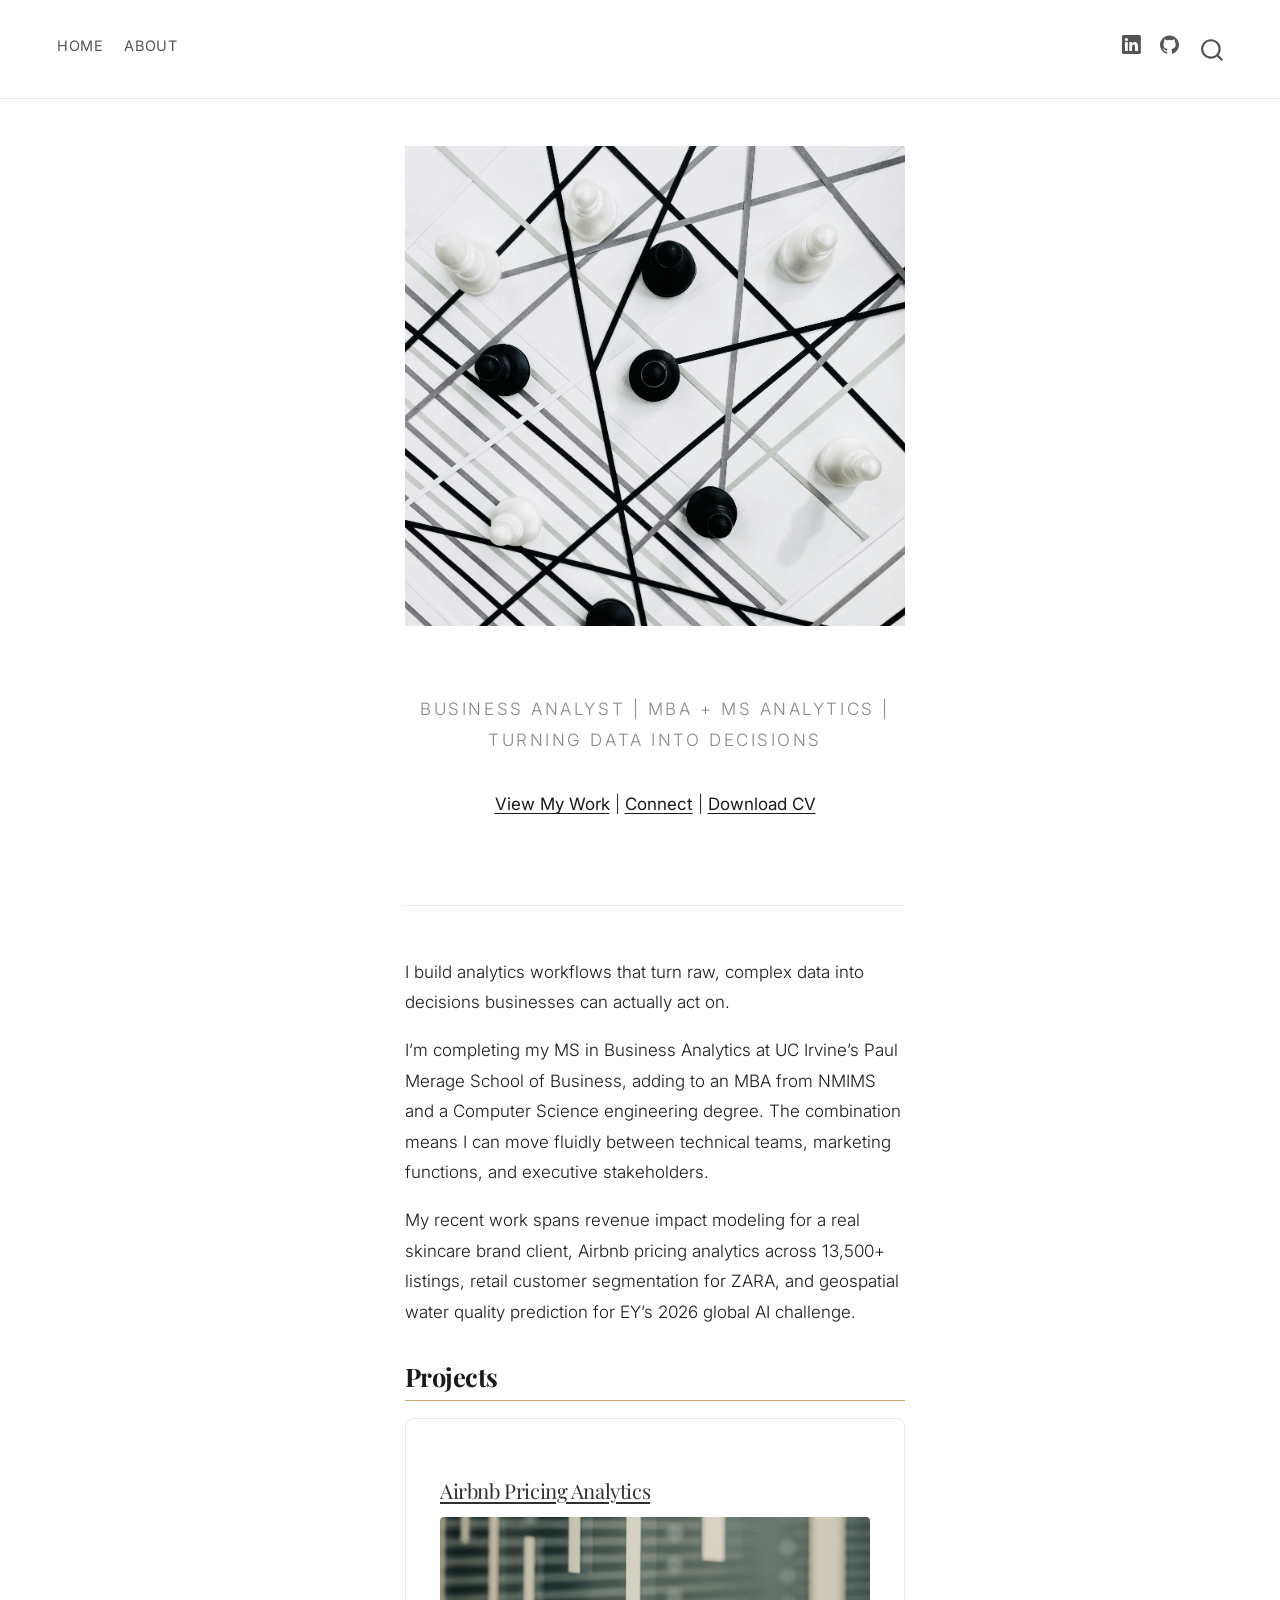
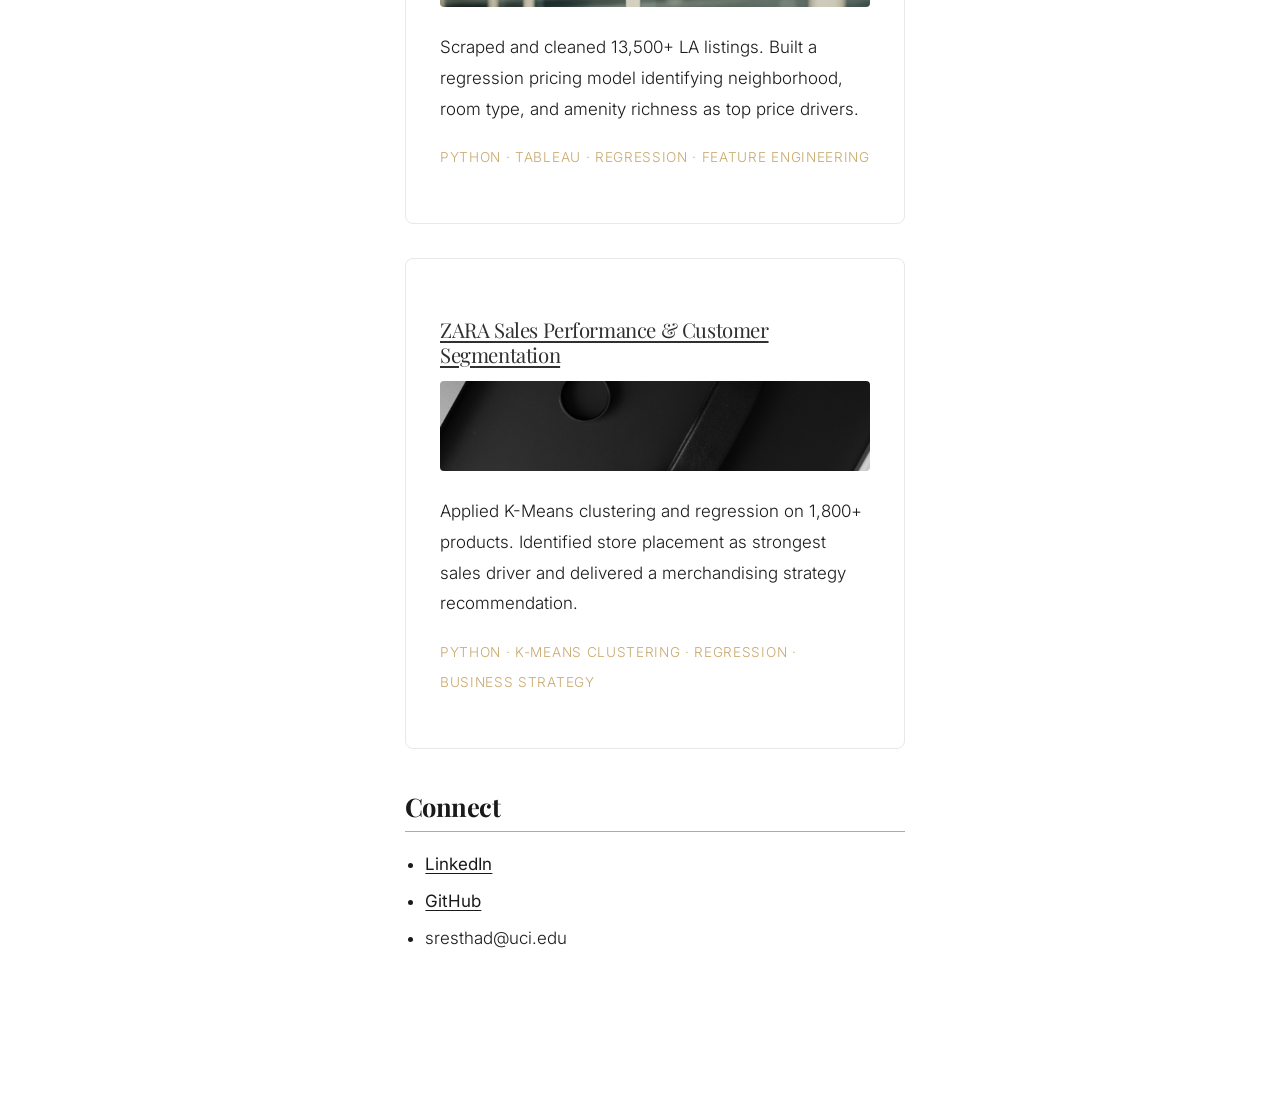
<file: index.html>
<!DOCTYPE html>
<html xmlns="http://www.w3.org/1999/xhtml" lang="en" xml:lang="en"><head>

<meta charset="utf-8">
<meta name="generator" content="quarto-1.9.37">

<meta name="viewport" content="width=device-width, initial-scale=1.0, user-scalable=yes">


<title>index</title>
<style>
/* Default styles provided by pandoc.
** See https://pandoc.org/MANUAL.html#variables-for-html for config info.
*/
code{white-space: pre-wrap;}
span.smallcaps{font-variant: small-caps;}
div.columns{display: flex; gap: min(4vw, 1.5em);}
div.column{flex: auto; overflow-x: auto;}
div.hanging-indent{margin-left: 1.5em; text-indent: -1.5em;}
ul.task-list{list-style: none;}
ul.task-list li input[type="checkbox"] {
  width: 0.8em;
  margin: 0 0.8em 0.2em -1em; /* quarto-specific, see https://github.com/quarto-dev/quarto-cli/issues/4556 */ 
  vertical-align: middle;
}
</style>


<script src="site_libs/quarto-nav/quarto-nav.js"></script>
<script src="site_libs/quarto-nav/headroom.min.js"></script>
<script src="site_libs/clipboard/clipboard.min.js"></script>
<script src="site_libs/quarto-search/autocomplete.umd.js"></script>
<script src="site_libs/quarto-search/fuse.min.js"></script>
<script src="site_libs/quarto-search/quarto-search.js"></script>
<meta name="quarto:offset" content="./">
<script src="site_libs/quarto-html/quarto.js" type="module"></script>
<script src="site_libs/quarto-html/tabsets/tabsets.js" type="module"></script>
<script src="site_libs/quarto-html/popper.min.js"></script>
<script src="site_libs/quarto-html/tippy.umd.min.js"></script>
<script src="site_libs/quarto-html/anchor.min.js"></script>
<link href="site_libs/quarto-html/tippy.css" rel="stylesheet">
<link href="site_libs/quarto-html/quarto-syntax-highlighting-7f8f88aac4f3542376d5c11b86a4c14d.css" rel="stylesheet" id="quarto-text-highlighting-styles">
<script src="site_libs/bootstrap/bootstrap.min.js"></script>
<link href="site_libs/bootstrap/bootstrap-icons.css" rel="stylesheet">
<link href="site_libs/bootstrap/bootstrap-f70273e6d8755d7a5effca0a69792845.min.css" rel="stylesheet" append-hash="true" id="quarto-bootstrap" data-mode="light">
<script id="quarto-search-options" type="application/json">{
  "location": "navbar",
  "copy-button": false,
  "collapse-after": 3,
  "panel-placement": "end",
  "type": "overlay",
  "limit": 50,
  "keyboard-shortcut": [
    "f",
    "/",
    "s"
  ],
  "show-item-context": false,
  "language": {
    "search-no-results-text": "No results",
    "search-matching-documents-text": "matching documents",
    "search-copy-link-title": "Copy link to search",
    "search-hide-matches-text": "Hide additional matches",
    "search-more-match-text": "more match in this document",
    "search-more-matches-text": "more matches in this document",
    "search-clear-button-title": "Clear",
    "search-text-placeholder": "",
    "search-detached-cancel-button-title": "Cancel",
    "search-submit-button-title": "Submit",
    "search-label": "Search"
  }
}</script>


<link rel="stylesheet" href="styles.css">
</head>

<body class="nav-fixed fullcontent quarto-light">

<div id="quarto-search-results"></div>
  <header id="quarto-header" class="headroom fixed-top">
    <nav class="navbar navbar-expand-lg " data-bs-theme="dark">
      <div class="navbar-container container-fluid">
            <div id="quarto-search" class="" title="Search"></div>
          <button class="navbar-toggler" type="button" data-bs-toggle="collapse" data-bs-target="#navbarCollapse" aria-controls="navbarCollapse" role="menu" aria-expanded="false" aria-label="Toggle navigation" onclick="if (window.quartoToggleHeadroom) { window.quartoToggleHeadroom(); }">
  <span class="navbar-toggler-icon"></span>
</button>
          <div class="collapse navbar-collapse" id="navbarCollapse">
            <ul class="navbar-nav navbar-nav-scroll me-auto">
  <li class="nav-item">
    <a class="nav-link active" href="./index.html" aria-current="page"> 
<span class="menu-text">Home</span></a>
  </li>  
  <li class="nav-item">
    <a class="nav-link" href="./about.html"> 
<span class="menu-text">About</span></a>
  </li>  
</ul>
            <ul class="navbar-nav navbar-nav-scroll ms-auto">
  <li class="nav-item compact">
    <a class="nav-link" href="https://www.linkedin.com/in/sresthadatta-316541162"> <i class="bi bi-linkedin" role="img">
</i> 
<span class="menu-text"></span></a>
  </li>  
  <li class="nav-item compact">
    <a class="nav-link" href="https://github.com/sresthadatta"> <i class="bi bi-github" role="img">
</i> 
<span class="menu-text"></span></a>
  </li>  
</ul>
          </div> <!-- /navcollapse -->
            <div class="quarto-navbar-tools">
</div>
      </div> <!-- /container-fluid -->
    </nav>
</header>
<!-- content -->
<div id="quarto-content" class="quarto-container page-columns page-rows-contents page-layout-article page-navbar">
<!-- sidebar -->
<!-- margin-sidebar -->
    
<!-- main -->
<main class="content" id="quarto-document-content"><header id="title-block-header" class="quarto-title-block"></header>




<div class="hero-section">
<p><img src="images/anna-liski-QCt93oSosQQ-unsplash.jpg" class="img-fluid"></p>
<p><em>Business Analyst | MBA + MS Analytics | Turning Data into Decisions</em></p>
<p><a href="#projects">View My Work</a> | <a href="#connect">Connect</a> | <a href="images/SRESTHA DATTA_Resume.pdf">Download CV</a></p>
</div>
<p>I build analytics workflows that turn raw, complex data into decisions businesses can actually act on.</p>
<p>I’m completing my MS in Business Analytics at UC Irvine’s Paul Merage School of Business, adding to an MBA from NMIMS and a Computer Science engineering degree. The combination means I can move fluidly between technical teams, marketing functions, and executive stakeholders.</p>
<p>My recent work spans revenue impact modeling for a real skincare brand client, Airbnb pricing analytics across 13,500+ listings, retail customer segmentation for ZARA, and geospatial water quality prediction for EY’s 2026 global AI challenge.</p>
<section id="projects" class="level2">
<h2 class="anchored" data-anchor-id="projects">Projects</h2>
<section id="airbnb-pricing-analytics" class="level3 project-card">
<h3 class="anchored" data-anchor-id="airbnb-pricing-analytics"><a href="https://github.com/sresthadatta/Airbnb-Analysis">Airbnb Pricing Analytics</a></h3>
<p><img src="images/declan-sun-MF0Wf9aKxU4-unsplash.jpg" class="img-fluid"> Scraped and cleaned 13,500+ LA listings. Built a regression pricing model identifying neighborhood, room type, and amenity richness as top price drivers.</p>
<p><em>Python · Tableau · Regression · Feature Engineering</em></p>
</section>
<section id="zara-sales-performance-customer-segmentation" class="level3 project-card">
<h3 class="anchored" data-anchor-id="zara-sales-performance-customer-segmentation"><a href="https://github.com/sresthadatta/ZARA-Marketing-Analytics">ZARA Sales Performance &amp; Customer Segmentation</a></h3>
<p><img src="images/ernest-karchmit-0fbmfAFC_cM-unsplash.jpg" class="img-fluid"> Applied K-Means clustering and regression on 1,800+ products. Identified store placement as strongest sales driver and delivered a merchandising strategy recommendation.</p>
<p><em>Python · K-Means Clustering · Regression · Business Strategy</em></p>
</section>
</section>
<section id="connect" class="level2">
<h2 class="anchored" data-anchor-id="connect">Connect</h2>
<ul>
<li><a href="https://www.linkedin.com/in/sresthadatta-316541162">LinkedIn</a></li>
<li><a href="https://github.com/sresthadatta">GitHub</a></li>
<li>sresthad@uci.edu</li>
</ul>


</section>

</main> <!-- /main -->
<script id="quarto-html-after-body" type="application/javascript">
  window.document.addEventListener("DOMContentLoaded", function (event) {
    const icon = "";
    const anchorJS = new window.AnchorJS();
    anchorJS.options = {
      placement: 'right',
      icon: icon
    };
    anchorJS.add('.anchored');
    const isCodeAnnotation = (el) => {
      for (const clz of el.classList) {
        if (clz.startsWith('code-annotation-')) {                     
          return true;
        }
      }
      return false;
    }
    const onCopySuccess = function(e) {
      // button target
      const button = e.trigger;
      // don't keep focus
      button.blur();
      // flash "checked"
      button.classList.add('code-copy-button-checked');
      var currentTitle = button.getAttribute("title");
      button.setAttribute("title", "Copied!");
      let tooltip;
      if (window.bootstrap) {
        button.setAttribute("data-bs-toggle", "tooltip");
        button.setAttribute("data-bs-placement", "left");
        button.setAttribute("data-bs-title", "Copied!");
        tooltip = new bootstrap.Tooltip(button, 
          { trigger: "manual", 
            customClass: "code-copy-button-tooltip",
            offset: [0, -8]});
        tooltip.show();    
      }
      setTimeout(function() {
        if (tooltip) {
          tooltip.hide();
          button.removeAttribute("data-bs-title");
          button.removeAttribute("data-bs-toggle");
          button.removeAttribute("data-bs-placement");
        }
        button.setAttribute("title", currentTitle);
        button.classList.remove('code-copy-button-checked');
      }, 1000);
      // clear code selection
      e.clearSelection();
    }
    const getTextToCopy = function(trigger) {
      const outerScaffold = trigger.parentElement.cloneNode(true);
      const codeEl = outerScaffold.querySelector('code');
      for (const childEl of codeEl.children) {
        if (isCodeAnnotation(childEl)) {
          childEl.remove();
        }
      }
      return codeEl.innerText;
    }
    const clipboard = new window.ClipboardJS('.code-copy-button:not([data-in-quarto-modal])', {
      text: getTextToCopy
    });
    clipboard.on('success', onCopySuccess);
    if (window.document.getElementById('quarto-embedded-source-code-modal')) {
      const clipboardModal = new window.ClipboardJS('.code-copy-button[data-in-quarto-modal]', {
        text: getTextToCopy,
        container: window.document.getElementById('quarto-embedded-source-code-modal')
      });
      clipboardModal.on('success', onCopySuccess);
    }
      var localhostRegex = new RegExp(/^(?:http|https):\/\/localhost\:?[0-9]*\//);
      var mailtoRegex = new RegExp(/^mailto:/);
        var filterRegex = new RegExp('/' + window.location.host + '/');
      var isInternal = (href) => {
          return filterRegex.test(href) || localhostRegex.test(href) || mailtoRegex.test(href);
      }
      // Inspect non-navigation links and adorn them if external
     var links = window.document.querySelectorAll('a[href]:not(.nav-link):not(.navbar-brand):not(.toc-action):not(.sidebar-link):not(.sidebar-item-toggle):not(.pagination-link):not(.no-external):not([aria-hidden]):not(.dropdown-item):not(.quarto-navigation-tool):not(.about-link)');
      for (var i=0; i<links.length; i++) {
        const link = links[i];
        if (!isInternal(link.href)) {
          // undo the damage that might have been done by quarto-nav.js in the case of
          // links that we want to consider external
          if (link.dataset.originalHref !== undefined) {
            link.href = link.dataset.originalHref;
          }
        }
      }
    function tippyHover(el, contentFn, onTriggerFn, onUntriggerFn) {
      const config = {
        allowHTML: true,
        maxWidth: 500,
        delay: 100,
        arrow: false,
        appendTo: function(el) {
            return el.parentElement;
        },
        interactive: true,
        interactiveBorder: 10,
        theme: 'quarto',
        placement: 'bottom-start',
      };
      if (contentFn) {
        config.content = contentFn;
      }
      if (onTriggerFn) {
        config.onTrigger = onTriggerFn;
      }
      if (onUntriggerFn) {
        config.onUntrigger = onUntriggerFn;
      }
      window.tippy(el, config); 
    }
    const noterefs = window.document.querySelectorAll('a[role="doc-noteref"]');
    for (var i=0; i<noterefs.length; i++) {
      const ref = noterefs[i];
      tippyHover(ref, function() {
        // use id or data attribute instead here
        let href = ref.getAttribute('data-footnote-href') || ref.getAttribute('href');
        try { href = new URL(href).hash; } catch {}
        const id = href.replace(/^#\/?/, "");
        const note = window.document.getElementById(id);
        if (note) {
          return note.innerHTML;
        } else {
          return "";
        }
      });
    }
    const xrefs = window.document.querySelectorAll('a.quarto-xref');
    const processXRef = (id, note) => {
      // Strip column container classes
      const stripColumnClz = (el) => {
        el.classList.remove("page-full", "page-columns");
        if (el.children) {
          for (const child of el.children) {
            stripColumnClz(child);
          }
        }
      }
      stripColumnClz(note)
      if (id === null || id.startsWith('sec-')) {
        // Special case sections, only their first couple elements
        const container = document.createElement("div");
        if (note.children && note.children.length > 2) {
          container.appendChild(note.children[0].cloneNode(true));
          for (let i = 1; i < note.children.length; i++) {
            const child = note.children[i];
            if (child.tagName === "P" && child.innerText === "") {
              continue;
            } else {
              container.appendChild(child.cloneNode(true));
              break;
            }
          }
          if (window.Quarto?.typesetMath) {
            window.Quarto.typesetMath(container);
          }
          return container.innerHTML
        } else {
          if (window.Quarto?.typesetMath) {
            window.Quarto.typesetMath(note);
          }
          return note.innerHTML;
        }
      } else {
        // Remove any anchor links if they are present
        const anchorLink = note.querySelector('a.anchorjs-link');
        if (anchorLink) {
          anchorLink.remove();
        }
        if (window.Quarto?.typesetMath) {
          window.Quarto.typesetMath(note);
        }
        if (note.classList.contains("callout")) {
          return note.outerHTML;
        } else {
          return note.innerHTML;
        }
      }
    }
    for (var i=0; i<xrefs.length; i++) {
      const xref = xrefs[i];
      tippyHover(xref, undefined, function(instance) {
        instance.disable();
        let url = xref.getAttribute('href');
        let hash = undefined; 
        if (url.startsWith('#')) {
          hash = url;
        } else {
          try { hash = new URL(url).hash; } catch {}
        }
        if (hash) {
          const id = hash.replace(/^#\/?/, "");
          const note = window.document.getElementById(id);
          if (note !== null) {
            try {
              const html = processXRef(id, note.cloneNode(true));
              instance.setContent(html);
            } finally {
              instance.enable();
              instance.show();
            }
          } else {
            // See if we can fetch this
            fetch(url.split('#')[0])
            .then(res => res.text())
            .then(html => {
              const parser = new DOMParser();
              const htmlDoc = parser.parseFromString(html, "text/html");
              const note = htmlDoc.getElementById(id);
              if (note !== null) {
                const html = processXRef(id, note);
                instance.setContent(html);
              } 
            }).finally(() => {
              instance.enable();
              instance.show();
            });
          }
        } else {
          // See if we can fetch a full url (with no hash to target)
          // This is a special case and we should probably do some content thinning / targeting
          fetch(url)
          .then(res => res.text())
          .then(html => {
            const parser = new DOMParser();
            const htmlDoc = parser.parseFromString(html, "text/html");
            const note = htmlDoc.querySelector('main.content');
            if (note !== null) {
              // This should only happen for chapter cross references
              // (since there is no id in the URL)
              // remove the first header
              if (note.children.length > 0 && note.children[0].tagName === "HEADER") {
                note.children[0].remove();
              }
              const html = processXRef(null, note);
              instance.setContent(html);
            } 
          }).finally(() => {
            instance.enable();
            instance.show();
          });
        }
      }, function(instance) {
      });
    }
        let selectedAnnoteEl;
        const selectorForAnnotation = ( cell, annotation) => {
          let cellAttr = 'data-code-cell="' + cell + '"';
          let lineAttr = 'data-code-annotation="' +  annotation + '"';
          const selector = 'span[' + cellAttr + '][' + lineAttr + ']';
          return selector;
        }
        const selectCodeLines = (annoteEl) => {
          const doc = window.document;
          const targetCell = annoteEl.getAttribute("data-target-cell");
          const targetAnnotation = annoteEl.getAttribute("data-target-annotation");
          const annoteSpan = window.document.querySelector(selectorForAnnotation(targetCell, targetAnnotation));
          const lines = annoteSpan.getAttribute("data-code-lines").split(",");
          const lineIds = lines.map((line) => {
            return targetCell + "-" + line;
          })
          let top = null;
          let height = null;
          let parent = null;
          if (lineIds.length > 0) {
              //compute the position of the single el (top and bottom and make a div)
              const el = window.document.getElementById(lineIds[0]);
              top = el.offsetTop;
              height = el.offsetHeight;
              parent = el.parentElement.parentElement;
            if (lineIds.length > 1) {
              const lastEl = window.document.getElementById(lineIds[lineIds.length - 1]);
              const bottom = lastEl.offsetTop + lastEl.offsetHeight;
              height = bottom - top;
            }
            if (top !== null && height !== null && parent !== null) {
              // cook up a div (if necessary) and position it 
              let div = window.document.getElementById("code-annotation-line-highlight");
              if (div === null) {
                div = window.document.createElement("div");
                div.setAttribute("id", "code-annotation-line-highlight");
                div.style.position = 'absolute';
                parent.appendChild(div);
              }
              div.style.top = top - 2 + "px";
              div.style.height = height + 4 + "px";
              div.style.left = 0;
              let gutterDiv = window.document.getElementById("code-annotation-line-highlight-gutter");
              if (gutterDiv === null) {
                gutterDiv = window.document.createElement("div");
                gutterDiv.setAttribute("id", "code-annotation-line-highlight-gutter");
                gutterDiv.style.position = 'absolute';
                const codeCell = window.document.getElementById(targetCell);
                const gutter = codeCell.querySelector('.code-annotation-gutter');
                gutter.appendChild(gutterDiv);
              }
              gutterDiv.style.top = top - 2 + "px";
              gutterDiv.style.height = height + 4 + "px";
            }
            selectedAnnoteEl = annoteEl;
          }
        };
        const unselectCodeLines = () => {
          const elementsIds = ["code-annotation-line-highlight", "code-annotation-line-highlight-gutter"];
          elementsIds.forEach((elId) => {
            const div = window.document.getElementById(elId);
            if (div) {
              div.remove();
            }
          });
          selectedAnnoteEl = undefined;
        };
          // Handle positioning of the toggle
      window.addEventListener(
        "resize",
        throttle(() => {
          elRect = undefined;
          if (selectedAnnoteEl) {
            selectCodeLines(selectedAnnoteEl);
          }
        }, 10)
      );
      function throttle(fn, ms) {
      let throttle = false;
      let timer;
        return (...args) => {
          if(!throttle) { // first call gets through
              fn.apply(this, args);
              throttle = true;
          } else { // all the others get throttled
              if(timer) clearTimeout(timer); // cancel #2
              timer = setTimeout(() => {
                fn.apply(this, args);
                timer = throttle = false;
              }, ms);
          }
        };
      }
        // Attach click handler to the DT
        const annoteDls = window.document.querySelectorAll('dt[data-target-cell]');
        for (const annoteDlNode of annoteDls) {
          annoteDlNode.addEventListener('click', (event) => {
            const clickedEl = event.target;
            if (clickedEl !== selectedAnnoteEl) {
              unselectCodeLines();
              const activeEl = window.document.querySelector('dt[data-target-cell].code-annotation-active');
              if (activeEl) {
                activeEl.classList.remove('code-annotation-active');
              }
              selectCodeLines(clickedEl);
              clickedEl.classList.add('code-annotation-active');
            } else {
              // Unselect the line
              unselectCodeLines();
              clickedEl.classList.remove('code-annotation-active');
            }
          });
        }
    const findCites = (el) => {
      const parentEl = el.parentElement;
      if (parentEl) {
        const cites = parentEl.dataset.cites;
        if (cites) {
          return {
            el,
            cites: cites.split(' ')
          };
        } else {
          return findCites(el.parentElement)
        }
      } else {
        return undefined;
      }
    };
    var bibliorefs = window.document.querySelectorAll('a[role="doc-biblioref"]');
    for (var i=0; i<bibliorefs.length; i++) {
      const ref = bibliorefs[i];
      const citeInfo = findCites(ref);
      if (citeInfo) {
        tippyHover(citeInfo.el, function() {
          var popup = window.document.createElement('div');
          citeInfo.cites.forEach(function(cite) {
            var citeDiv = window.document.createElement('div');
            citeDiv.classList.add('hanging-indent');
            citeDiv.classList.add('csl-entry');
            var biblioDiv = window.document.getElementById('ref-' + cite);
            if (biblioDiv) {
              citeDiv.innerHTML = biblioDiv.innerHTML;
            }
            popup.appendChild(citeDiv);
          });
          return popup.innerHTML;
        });
      }
    }
  });
  </script>
</div> <!-- /content -->




</body></html>
</file>
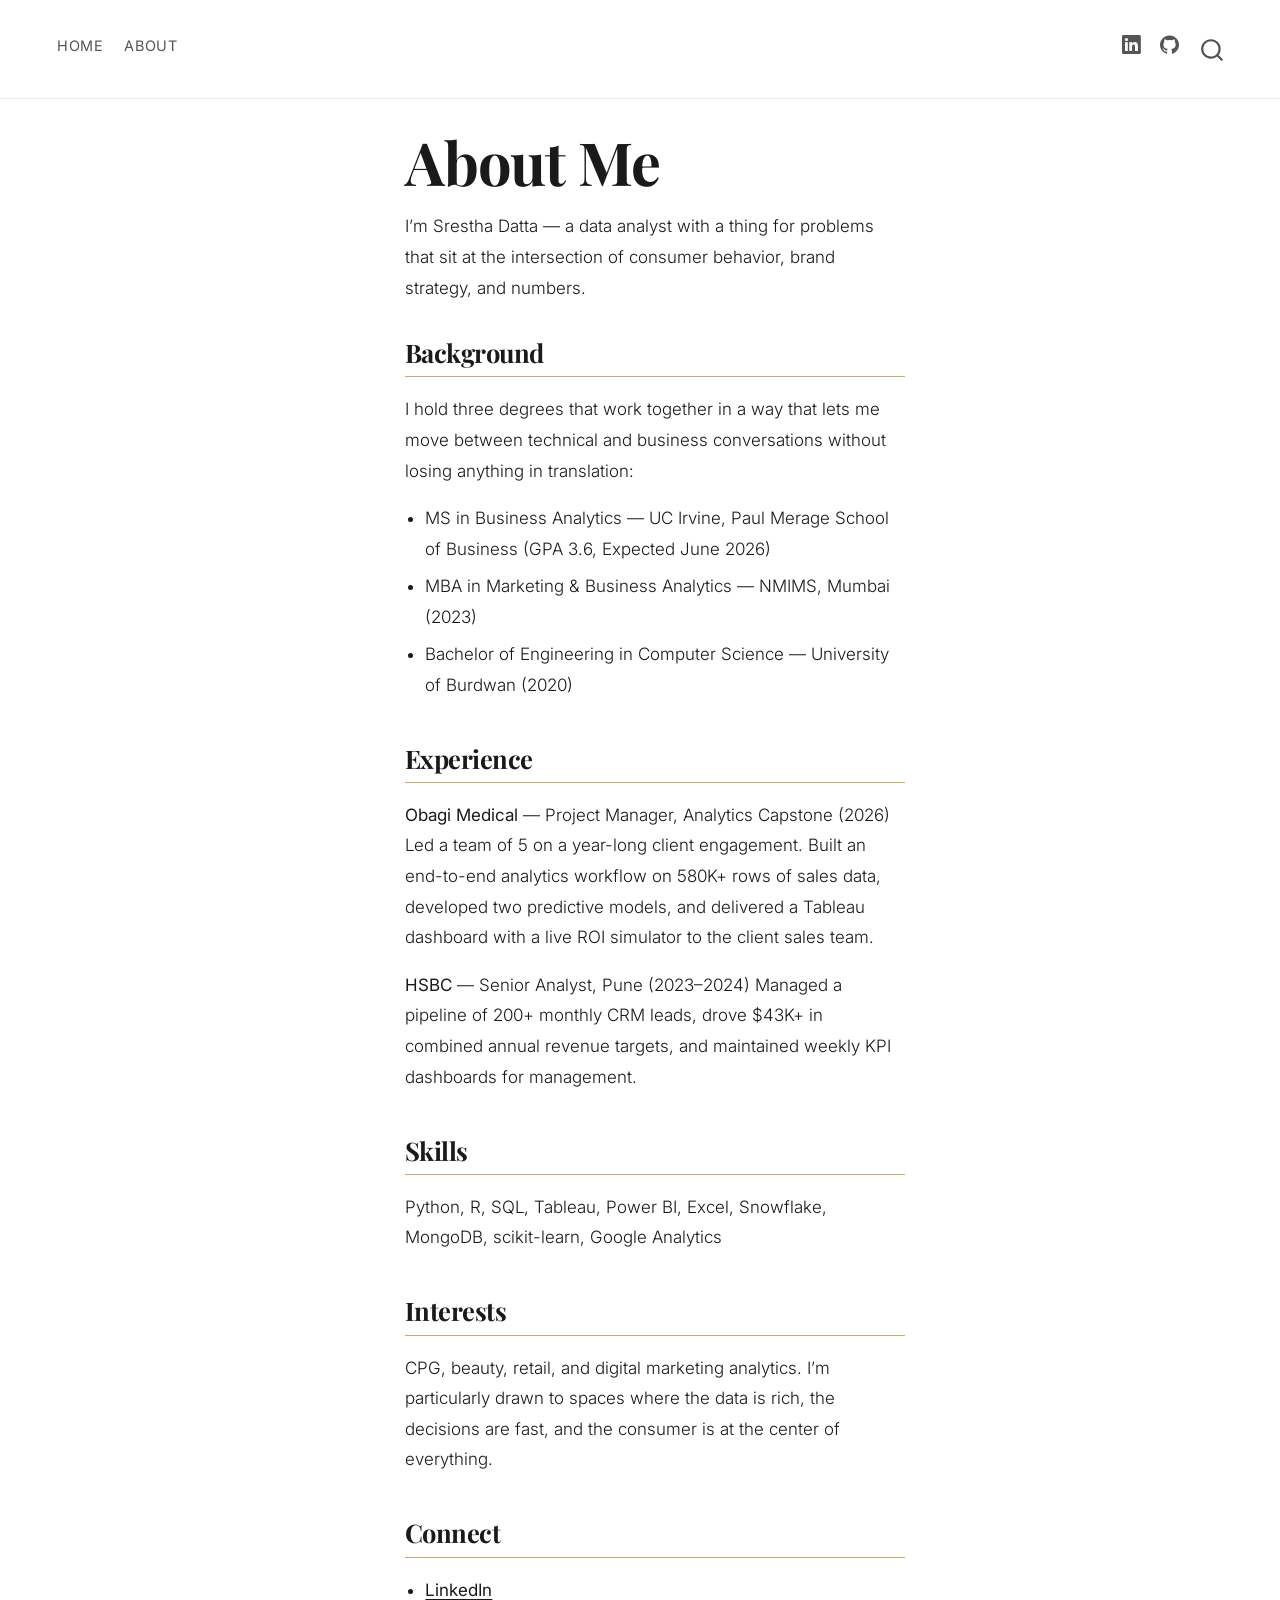
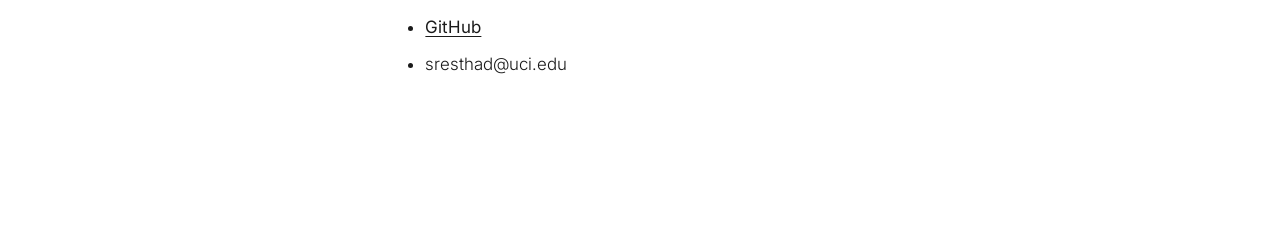
<file: about.html>
<!DOCTYPE html>
<html xmlns="http://www.w3.org/1999/xhtml" lang="en" xml:lang="en"><head>

<meta charset="utf-8">
<meta name="generator" content="quarto-1.9.37">

<meta name="viewport" content="width=device-width, initial-scale=1.0, user-scalable=yes">


<title>About Me</title>
<style>
/* Default styles provided by pandoc.
** See https://pandoc.org/MANUAL.html#variables-for-html for config info.
*/
code{white-space: pre-wrap;}
span.smallcaps{font-variant: small-caps;}
div.columns{display: flex; gap: min(4vw, 1.5em);}
div.column{flex: auto; overflow-x: auto;}
div.hanging-indent{margin-left: 1.5em; text-indent: -1.5em;}
ul.task-list{list-style: none;}
ul.task-list li input[type="checkbox"] {
  width: 0.8em;
  margin: 0 0.8em 0.2em -1em; /* quarto-specific, see https://github.com/quarto-dev/quarto-cli/issues/4556 */ 
  vertical-align: middle;
}
</style>


<script src="site_libs/quarto-nav/quarto-nav.js"></script>
<script src="site_libs/quarto-nav/headroom.min.js"></script>
<script src="site_libs/clipboard/clipboard.min.js"></script>
<script src="site_libs/quarto-search/autocomplete.umd.js"></script>
<script src="site_libs/quarto-search/fuse.min.js"></script>
<script src="site_libs/quarto-search/quarto-search.js"></script>
<meta name="quarto:offset" content="./">
<script src="site_libs/quarto-html/quarto.js" type="module"></script>
<script src="site_libs/quarto-html/tabsets/tabsets.js" type="module"></script>
<script src="site_libs/quarto-html/popper.min.js"></script>
<script src="site_libs/quarto-html/tippy.umd.min.js"></script>
<script src="site_libs/quarto-html/anchor.min.js"></script>
<link href="site_libs/quarto-html/tippy.css" rel="stylesheet">
<link href="site_libs/quarto-html/quarto-syntax-highlighting-7f8f88aac4f3542376d5c11b86a4c14d.css" rel="stylesheet" id="quarto-text-highlighting-styles">
<script src="site_libs/bootstrap/bootstrap.min.js"></script>
<link href="site_libs/bootstrap/bootstrap-icons.css" rel="stylesheet">
<link href="site_libs/bootstrap/bootstrap-f70273e6d8755d7a5effca0a69792845.min.css" rel="stylesheet" append-hash="true" id="quarto-bootstrap" data-mode="light">
<script id="quarto-search-options" type="application/json">{
  "location": "navbar",
  "copy-button": false,
  "collapse-after": 3,
  "panel-placement": "end",
  "type": "overlay",
  "limit": 50,
  "keyboard-shortcut": [
    "f",
    "/",
    "s"
  ],
  "show-item-context": false,
  "language": {
    "search-no-results-text": "No results",
    "search-matching-documents-text": "matching documents",
    "search-copy-link-title": "Copy link to search",
    "search-hide-matches-text": "Hide additional matches",
    "search-more-match-text": "more match in this document",
    "search-more-matches-text": "more matches in this document",
    "search-clear-button-title": "Clear",
    "search-text-placeholder": "",
    "search-detached-cancel-button-title": "Cancel",
    "search-submit-button-title": "Submit",
    "search-label": "Search"
  }
}</script>


<link rel="stylesheet" href="styles.css">
</head>

<body class="nav-fixed fullcontent quarto-light">

<div id="quarto-search-results"></div>
  <header id="quarto-header" class="headroom fixed-top">
    <nav class="navbar navbar-expand-lg " data-bs-theme="dark">
      <div class="navbar-container container-fluid">
            <div id="quarto-search" class="" title="Search"></div>
          <button class="navbar-toggler" type="button" data-bs-toggle="collapse" data-bs-target="#navbarCollapse" aria-controls="navbarCollapse" role="menu" aria-expanded="false" aria-label="Toggle navigation" onclick="if (window.quartoToggleHeadroom) { window.quartoToggleHeadroom(); }">
  <span class="navbar-toggler-icon"></span>
</button>
          <div class="collapse navbar-collapse" id="navbarCollapse">
            <ul class="navbar-nav navbar-nav-scroll me-auto">
  <li class="nav-item">
    <a class="nav-link" href="./index.html"> 
<span class="menu-text">Home</span></a>
  </li>  
  <li class="nav-item">
    <a class="nav-link active" href="./about.html" aria-current="page"> 
<span class="menu-text">About</span></a>
  </li>  
</ul>
            <ul class="navbar-nav navbar-nav-scroll ms-auto">
  <li class="nav-item compact">
    <a class="nav-link" href="https://www.linkedin.com/in/sresthadatta-316541162"> <i class="bi bi-linkedin" role="img">
</i> 
<span class="menu-text"></span></a>
  </li>  
  <li class="nav-item compact">
    <a class="nav-link" href="https://github.com/sresthadatta"> <i class="bi bi-github" role="img">
</i> 
<span class="menu-text"></span></a>
  </li>  
</ul>
          </div> <!-- /navcollapse -->
            <div class="quarto-navbar-tools">
</div>
      </div> <!-- /container-fluid -->
    </nav>
</header>
<!-- content -->
<div id="quarto-content" class="quarto-container page-columns page-rows-contents page-layout-article page-navbar">
<!-- sidebar -->
<!-- margin-sidebar -->
    
<!-- main -->
<main class="content" id="quarto-document-content">

<header id="title-block-header" class="quarto-title-block default">
<div class="quarto-title">
<h1 class="title">About Me</h1>
</div>



<div class="quarto-title-meta">

    
  
    
  </div>
  


</header>


<p>I’m Srestha Datta — a data analyst with a thing for problems that sit at the intersection of consumer behavior, brand strategy, and numbers.</p>
<section id="background" class="level2">
<h2 class="anchored" data-anchor-id="background">Background</h2>
<p>I hold three degrees that work together in a way that lets me move between technical and business conversations without losing anything in translation:</p>
<ul>
<li>MS in Business Analytics — UC Irvine, Paul Merage School of Business (GPA 3.6, Expected June 2026)</li>
<li>MBA in Marketing &amp; Business Analytics — NMIMS, Mumbai (2023)</li>
<li>Bachelor of Engineering in Computer Science — University of Burdwan (2020)</li>
</ul>
</section>
<section id="experience" class="level2">
<h2 class="anchored" data-anchor-id="experience">Experience</h2>
<p><strong>Obagi Medical</strong> — Project Manager, Analytics Capstone (2026) Led a team of 5 on a year-long client engagement. Built an end-to-end analytics workflow on 580K+ rows of sales data, developed two predictive models, and delivered a Tableau dashboard with a live ROI simulator to the client sales team.</p>
<p><strong>HSBC</strong> — Senior Analyst, Pune (2023–2024) Managed a pipeline of 200+ monthly CRM leads, drove $43K+ in combined annual revenue targets, and maintained weekly KPI dashboards for management.</p>
</section>
<section id="skills" class="level2">
<h2 class="anchored" data-anchor-id="skills">Skills</h2>
<p>Python, R, SQL, Tableau, Power BI, Excel, Snowflake, MongoDB, scikit-learn, Google Analytics</p>
</section>
<section id="interests" class="level2">
<h2 class="anchored" data-anchor-id="interests">Interests</h2>
<p>CPG, beauty, retail, and digital marketing analytics. I’m particularly drawn to spaces where the data is rich, the decisions are fast, and the consumer is at the center of everything.</p>
</section>
<section id="connect" class="level2">
<h2 class="anchored" data-anchor-id="connect">Connect</h2>
<ul>
<li><a href="https://www.linkedin.com/in/sresthadatta-316541162">LinkedIn</a></li>
<li><a href="https://github.com/sresthadatta">GitHub</a></li>
<li>sresthad@uci.edu</li>
</ul>


</section>

</main> <!-- /main -->
<script id="quarto-html-after-body" type="application/javascript">
  window.document.addEventListener("DOMContentLoaded", function (event) {
    const icon = "";
    const anchorJS = new window.AnchorJS();
    anchorJS.options = {
      placement: 'right',
      icon: icon
    };
    anchorJS.add('.anchored');
    const isCodeAnnotation = (el) => {
      for (const clz of el.classList) {
        if (clz.startsWith('code-annotation-')) {                     
          return true;
        }
      }
      return false;
    }
    const onCopySuccess = function(e) {
      // button target
      const button = e.trigger;
      // don't keep focus
      button.blur();
      // flash "checked"
      button.classList.add('code-copy-button-checked');
      var currentTitle = button.getAttribute("title");
      button.setAttribute("title", "Copied!");
      let tooltip;
      if (window.bootstrap) {
        button.setAttribute("data-bs-toggle", "tooltip");
        button.setAttribute("data-bs-placement", "left");
        button.setAttribute("data-bs-title", "Copied!");
        tooltip = new bootstrap.Tooltip(button, 
          { trigger: "manual", 
            customClass: "code-copy-button-tooltip",
            offset: [0, -8]});
        tooltip.show();    
      }
      setTimeout(function() {
        if (tooltip) {
          tooltip.hide();
          button.removeAttribute("data-bs-title");
          button.removeAttribute("data-bs-toggle");
          button.removeAttribute("data-bs-placement");
        }
        button.setAttribute("title", currentTitle);
        button.classList.remove('code-copy-button-checked');
      }, 1000);
      // clear code selection
      e.clearSelection();
    }
    const getTextToCopy = function(trigger) {
      const outerScaffold = trigger.parentElement.cloneNode(true);
      const codeEl = outerScaffold.querySelector('code');
      for (const childEl of codeEl.children) {
        if (isCodeAnnotation(childEl)) {
          childEl.remove();
        }
      }
      return codeEl.innerText;
    }
    const clipboard = new window.ClipboardJS('.code-copy-button:not([data-in-quarto-modal])', {
      text: getTextToCopy
    });
    clipboard.on('success', onCopySuccess);
    if (window.document.getElementById('quarto-embedded-source-code-modal')) {
      const clipboardModal = new window.ClipboardJS('.code-copy-button[data-in-quarto-modal]', {
        text: getTextToCopy,
        container: window.document.getElementById('quarto-embedded-source-code-modal')
      });
      clipboardModal.on('success', onCopySuccess);
    }
      var localhostRegex = new RegExp(/^(?:http|https):\/\/localhost\:?[0-9]*\//);
      var mailtoRegex = new RegExp(/^mailto:/);
        var filterRegex = new RegExp('/' + window.location.host + '/');
      var isInternal = (href) => {
          return filterRegex.test(href) || localhostRegex.test(href) || mailtoRegex.test(href);
      }
      // Inspect non-navigation links and adorn them if external
     var links = window.document.querySelectorAll('a[href]:not(.nav-link):not(.navbar-brand):not(.toc-action):not(.sidebar-link):not(.sidebar-item-toggle):not(.pagination-link):not(.no-external):not([aria-hidden]):not(.dropdown-item):not(.quarto-navigation-tool):not(.about-link)');
      for (var i=0; i<links.length; i++) {
        const link = links[i];
        if (!isInternal(link.href)) {
          // undo the damage that might have been done by quarto-nav.js in the case of
          // links that we want to consider external
          if (link.dataset.originalHref !== undefined) {
            link.href = link.dataset.originalHref;
          }
        }
      }
    function tippyHover(el, contentFn, onTriggerFn, onUntriggerFn) {
      const config = {
        allowHTML: true,
        maxWidth: 500,
        delay: 100,
        arrow: false,
        appendTo: function(el) {
            return el.parentElement;
        },
        interactive: true,
        interactiveBorder: 10,
        theme: 'quarto',
        placement: 'bottom-start',
      };
      if (contentFn) {
        config.content = contentFn;
      }
      if (onTriggerFn) {
        config.onTrigger = onTriggerFn;
      }
      if (onUntriggerFn) {
        config.onUntrigger = onUntriggerFn;
      }
      window.tippy(el, config); 
    }
    const noterefs = window.document.querySelectorAll('a[role="doc-noteref"]');
    for (var i=0; i<noterefs.length; i++) {
      const ref = noterefs[i];
      tippyHover(ref, function() {
        // use id or data attribute instead here
        let href = ref.getAttribute('data-footnote-href') || ref.getAttribute('href');
        try { href = new URL(href).hash; } catch {}
        const id = href.replace(/^#\/?/, "");
        const note = window.document.getElementById(id);
        if (note) {
          return note.innerHTML;
        } else {
          return "";
        }
      });
    }
    const xrefs = window.document.querySelectorAll('a.quarto-xref');
    const processXRef = (id, note) => {
      // Strip column container classes
      const stripColumnClz = (el) => {
        el.classList.remove("page-full", "page-columns");
        if (el.children) {
          for (const child of el.children) {
            stripColumnClz(child);
          }
        }
      }
      stripColumnClz(note)
      if (id === null || id.startsWith('sec-')) {
        // Special case sections, only their first couple elements
        const container = document.createElement("div");
        if (note.children && note.children.length > 2) {
          container.appendChild(note.children[0].cloneNode(true));
          for (let i = 1; i < note.children.length; i++) {
            const child = note.children[i];
            if (child.tagName === "P" && child.innerText === "") {
              continue;
            } else {
              container.appendChild(child.cloneNode(true));
              break;
            }
          }
          if (window.Quarto?.typesetMath) {
            window.Quarto.typesetMath(container);
          }
          return container.innerHTML
        } else {
          if (window.Quarto?.typesetMath) {
            window.Quarto.typesetMath(note);
          }
          return note.innerHTML;
        }
      } else {
        // Remove any anchor links if they are present
        const anchorLink = note.querySelector('a.anchorjs-link');
        if (anchorLink) {
          anchorLink.remove();
        }
        if (window.Quarto?.typesetMath) {
          window.Quarto.typesetMath(note);
        }
        if (note.classList.contains("callout")) {
          return note.outerHTML;
        } else {
          return note.innerHTML;
        }
      }
    }
    for (var i=0; i<xrefs.length; i++) {
      const xref = xrefs[i];
      tippyHover(xref, undefined, function(instance) {
        instance.disable();
        let url = xref.getAttribute('href');
        let hash = undefined; 
        if (url.startsWith('#')) {
          hash = url;
        } else {
          try { hash = new URL(url).hash; } catch {}
        }
        if (hash) {
          const id = hash.replace(/^#\/?/, "");
          const note = window.document.getElementById(id);
          if (note !== null) {
            try {
              const html = processXRef(id, note.cloneNode(true));
              instance.setContent(html);
            } finally {
              instance.enable();
              instance.show();
            }
          } else {
            // See if we can fetch this
            fetch(url.split('#')[0])
            .then(res => res.text())
            .then(html => {
              const parser = new DOMParser();
              const htmlDoc = parser.parseFromString(html, "text/html");
              const note = htmlDoc.getElementById(id);
              if (note !== null) {
                const html = processXRef(id, note);
                instance.setContent(html);
              } 
            }).finally(() => {
              instance.enable();
              instance.show();
            });
          }
        } else {
          // See if we can fetch a full url (with no hash to target)
          // This is a special case and we should probably do some content thinning / targeting
          fetch(url)
          .then(res => res.text())
          .then(html => {
            const parser = new DOMParser();
            const htmlDoc = parser.parseFromString(html, "text/html");
            const note = htmlDoc.querySelector('main.content');
            if (note !== null) {
              // This should only happen for chapter cross references
              // (since there is no id in the URL)
              // remove the first header
              if (note.children.length > 0 && note.children[0].tagName === "HEADER") {
                note.children[0].remove();
              }
              const html = processXRef(null, note);
              instance.setContent(html);
            } 
          }).finally(() => {
            instance.enable();
            instance.show();
          });
        }
      }, function(instance) {
      });
    }
        let selectedAnnoteEl;
        const selectorForAnnotation = ( cell, annotation) => {
          let cellAttr = 'data-code-cell="' + cell + '"';
          let lineAttr = 'data-code-annotation="' +  annotation + '"';
          const selector = 'span[' + cellAttr + '][' + lineAttr + ']';
          return selector;
        }
        const selectCodeLines = (annoteEl) => {
          const doc = window.document;
          const targetCell = annoteEl.getAttribute("data-target-cell");
          const targetAnnotation = annoteEl.getAttribute("data-target-annotation");
          const annoteSpan = window.document.querySelector(selectorForAnnotation(targetCell, targetAnnotation));
          const lines = annoteSpan.getAttribute("data-code-lines").split(",");
          const lineIds = lines.map((line) => {
            return targetCell + "-" + line;
          })
          let top = null;
          let height = null;
          let parent = null;
          if (lineIds.length > 0) {
              //compute the position of the single el (top and bottom and make a div)
              const el = window.document.getElementById(lineIds[0]);
              top = el.offsetTop;
              height = el.offsetHeight;
              parent = el.parentElement.parentElement;
            if (lineIds.length > 1) {
              const lastEl = window.document.getElementById(lineIds[lineIds.length - 1]);
              const bottom = lastEl.offsetTop + lastEl.offsetHeight;
              height = bottom - top;
            }
            if (top !== null && height !== null && parent !== null) {
              // cook up a div (if necessary) and position it 
              let div = window.document.getElementById("code-annotation-line-highlight");
              if (div === null) {
                div = window.document.createElement("div");
                div.setAttribute("id", "code-annotation-line-highlight");
                div.style.position = 'absolute';
                parent.appendChild(div);
              }
              div.style.top = top - 2 + "px";
              div.style.height = height + 4 + "px";
              div.style.left = 0;
              let gutterDiv = window.document.getElementById("code-annotation-line-highlight-gutter");
              if (gutterDiv === null) {
                gutterDiv = window.document.createElement("div");
                gutterDiv.setAttribute("id", "code-annotation-line-highlight-gutter");
                gutterDiv.style.position = 'absolute';
                const codeCell = window.document.getElementById(targetCell);
                const gutter = codeCell.querySelector('.code-annotation-gutter');
                gutter.appendChild(gutterDiv);
              }
              gutterDiv.style.top = top - 2 + "px";
              gutterDiv.style.height = height + 4 + "px";
            }
            selectedAnnoteEl = annoteEl;
          }
        };
        const unselectCodeLines = () => {
          const elementsIds = ["code-annotation-line-highlight", "code-annotation-line-highlight-gutter"];
          elementsIds.forEach((elId) => {
            const div = window.document.getElementById(elId);
            if (div) {
              div.remove();
            }
          });
          selectedAnnoteEl = undefined;
        };
          // Handle positioning of the toggle
      window.addEventListener(
        "resize",
        throttle(() => {
          elRect = undefined;
          if (selectedAnnoteEl) {
            selectCodeLines(selectedAnnoteEl);
          }
        }, 10)
      );
      function throttle(fn, ms) {
      let throttle = false;
      let timer;
        return (...args) => {
          if(!throttle) { // first call gets through
              fn.apply(this, args);
              throttle = true;
          } else { // all the others get throttled
              if(timer) clearTimeout(timer); // cancel #2
              timer = setTimeout(() => {
                fn.apply(this, args);
                timer = throttle = false;
              }, ms);
          }
        };
      }
        // Attach click handler to the DT
        const annoteDls = window.document.querySelectorAll('dt[data-target-cell]');
        for (const annoteDlNode of annoteDls) {
          annoteDlNode.addEventListener('click', (event) => {
            const clickedEl = event.target;
            if (clickedEl !== selectedAnnoteEl) {
              unselectCodeLines();
              const activeEl = window.document.querySelector('dt[data-target-cell].code-annotation-active');
              if (activeEl) {
                activeEl.classList.remove('code-annotation-active');
              }
              selectCodeLines(clickedEl);
              clickedEl.classList.add('code-annotation-active');
            } else {
              // Unselect the line
              unselectCodeLines();
              clickedEl.classList.remove('code-annotation-active');
            }
          });
        }
    const findCites = (el) => {
      const parentEl = el.parentElement;
      if (parentEl) {
        const cites = parentEl.dataset.cites;
        if (cites) {
          return {
            el,
            cites: cites.split(' ')
          };
        } else {
          return findCites(el.parentElement)
        }
      } else {
        return undefined;
      }
    };
    var bibliorefs = window.document.querySelectorAll('a[role="doc-biblioref"]');
    for (var i=0; i<bibliorefs.length; i++) {
      const ref = bibliorefs[i];
      const citeInfo = findCites(ref);
      if (citeInfo) {
        tippyHover(citeInfo.el, function() {
          var popup = window.document.createElement('div');
          citeInfo.cites.forEach(function(cite) {
            var citeDiv = window.document.createElement('div');
            citeDiv.classList.add('hanging-indent');
            citeDiv.classList.add('csl-entry');
            var biblioDiv = window.document.getElementById('ref-' + cite);
            if (biblioDiv) {
              citeDiv.innerHTML = biblioDiv.innerHTML;
            }
            popup.appendChild(citeDiv);
          });
          return popup.innerHTML;
        });
      }
    }
  });
  </script>
</div> <!-- /content -->




</body></html>
</file>
<file: site_libs/quarto-html/tippy.css>
.tippy-box[data-animation=fade][data-state=hidden]{opacity:0}[data-tippy-root]{max-width:calc(100vw - 10px)}.tippy-box{position:relative;background-color:#333;color:#fff;border-radius:4px;font-size:14px;line-height:1.4;white-space:normal;outline:0;transition-property:transform,visibility,opacity}.tippy-box[data-placement^=top]>.tippy-arrow{bottom:0}.tippy-box[data-placement^=top]>.tippy-arrow:before{bottom:-7px;left:0;border-width:8px 8px 0;border-top-color:initial;transform-origin:center top}.tippy-box[data-placement^=bottom]>.tippy-arrow{top:0}.tippy-box[data-placement^=bottom]>.tippy-arrow:before{top:-7px;left:0;border-width:0 8px 8px;border-bottom-color:initial;transform-origin:center bottom}.tippy-box[data-placement^=left]>.tippy-arrow{right:0}.tippy-box[data-placement^=left]>.tippy-arrow:before{border-width:8px 0 8px 8px;border-left-color:initial;right:-7px;transform-origin:center left}.tippy-box[data-placement^=right]>.tippy-arrow{left:0}.tippy-box[data-placement^=right]>.tippy-arrow:before{left:-7px;border-width:8px 8px 8px 0;border-right-color:initial;transform-origin:center right}.tippy-box[data-inertia][data-state=visible]{transition-timing-function:cubic-bezier(.54,1.5,.38,1.11)}.tippy-arrow{width:16px;height:16px;color:#333}.tippy-arrow:before{content:"";position:absolute;border-color:transparent;border-style:solid}.tippy-content{position:relative;padding:5px 9px;z-index:1}
</file>
<file: site_libs/quarto-html/quarto-syntax-highlighting-7f8f88aac4f3542376d5c11b86a4c14d.css>
/* quarto syntax highlight colors */
:root {
  --quarto-hl-ot-color: #003B4F;
  --quarto-hl-at-color: #657422;
  --quarto-hl-ss-color: #20794D;
  --quarto-hl-an-color: #5E5E5E;
  --quarto-hl-fu-color: #4758AB;
  --quarto-hl-st-color: #20794D;
  --quarto-hl-cf-color: #003B4F;
  --quarto-hl-op-color: #5E5E5E;
  --quarto-hl-er-color: #AD0000;
  --quarto-hl-bn-color: #AD0000;
  --quarto-hl-al-color: #AD0000;
  --quarto-hl-va-color: #111111;
  --quarto-hl-bu-color: inherit;
  --quarto-hl-ex-color: inherit;
  --quarto-hl-pp-color: #AD0000;
  --quarto-hl-in-color: #5E5E5E;
  --quarto-hl-vs-color: #20794D;
  --quarto-hl-wa-color: #5E5E5E;
  --quarto-hl-do-color: #5E5E5E;
  --quarto-hl-im-color: #00769E;
  --quarto-hl-ch-color: #20794D;
  --quarto-hl-dt-color: #AD0000;
  --quarto-hl-fl-color: #AD0000;
  --quarto-hl-co-color: #5E5E5E;
  --quarto-hl-cv-color: #5E5E5E;
  --quarto-hl-cn-color: #8f5902;
  --quarto-hl-sc-color: #5E5E5E;
  --quarto-hl-dv-color: #AD0000;
  --quarto-hl-kw-color: #003B4F;
}

/* other quarto variables */
:root {
  --quarto-font-monospace: SFMono-Regular, Menlo, Monaco, Consolas, "Liberation Mono", "Courier New", monospace;
}

/* syntax highlight based on Pandoc's rules */
pre > code.sourceCode > span {
  color: #003B4F;
}

code.sourceCode > span {
  color: #003B4F;
}

div.sourceCode,
div.sourceCode pre.sourceCode {
  color: #003B4F;
}

/* Normal */
code span {
  color: #003B4F;
}

/* Alert */
code span.al {
  color: #AD0000;
  font-style: inherit;
}

/* Annotation */
code span.an {
  color: #5E5E5E;
  font-style: inherit;
}

/* Attribute */
code span.at {
  color: #657422;
  font-style: inherit;
}

/* BaseN */
code span.bn {
  color: #AD0000;
  font-style: inherit;
}

/* BuiltIn */
code span.bu {
  font-style: inherit;
}

/* ControlFlow */
code span.cf {
  color: #003B4F;
  font-weight: bold;
  font-style: inherit;
}

/* Char */
code span.ch {
  color: #20794D;
  font-style: inherit;
}

/* Constant */
code span.cn {
  color: #8f5902;
  font-style: inherit;
}

/* Comment */
code span.co {
  color: #5E5E5E;
  font-style: inherit;
}

/* CommentVar */
code span.cv {
  color: #5E5E5E;
  font-style: italic;
}

/* Documentation */
code span.do {
  color: #5E5E5E;
  font-style: italic;
}

/* DataType */
code span.dt {
  color: #AD0000;
  font-style: inherit;
}

/* DecVal */
code span.dv {
  color: #AD0000;
  font-style: inherit;
}

/* Error */
code span.er {
  color: #AD0000;
  font-style: inherit;
}

/* Extension */
code span.ex {
  font-style: inherit;
}

/* Float */
code span.fl {
  color: #AD0000;
  font-style: inherit;
}

/* Function */
code span.fu {
  color: #4758AB;
  font-style: inherit;
}

/* Import */
code span.im {
  color: #00769E;
  font-style: inherit;
}

/* Information */
code span.in {
  color: #5E5E5E;
  font-style: inherit;
}

/* Keyword */
code span.kw {
  color: #003B4F;
  font-weight: bold;
  font-style: inherit;
}

/* Operator */
code span.op {
  color: #5E5E5E;
  font-style: inherit;
}

/* Other */
code span.ot {
  color: #003B4F;
  font-style: inherit;
}

/* Preprocessor */
code span.pp {
  color: #AD0000;
  font-style: inherit;
}

/* SpecialChar */
code span.sc {
  color: #5E5E5E;
  font-style: inherit;
}

/* SpecialString */
code span.ss {
  color: #20794D;
  font-style: inherit;
}

/* String */
code span.st {
  color: #20794D;
  font-style: inherit;
}

/* Variable */
code span.va {
  color: #111111;
  font-style: inherit;
}

/* VerbatimString */
code span.vs {
  color: #20794D;
  font-style: inherit;
}

/* Warning */
code span.wa {
  color: #5E5E5E;
  font-style: italic;
}

.prevent-inlining {
  content: "</";
}

/*# sourceMappingURL=789ad8cd35626ba772517505b42a116e.css.map */
</file>
<file: styles.css>
/* Typography */
@import url('https://fonts.googleapis.com/css2?family=Playfair+Display:wght@700&family=Inter:wght@300;400;500&display=swap');

body {
  font-family: 'Inter', sans-serif;
  font-weight: 300;
  color: #1a1a1a;
  background-color: #ffffff;
  font-size: 1rem;
  line-height: 1.8;
}

h1, h2, h3 {
  font-family: 'Playfair Display', serif;
  font-weight: 700;
  color: #1a1a1a;
  letter-spacing: -0.02em;
}

h1 {
  font-size: 3.5rem;
  line-height: 1.1;
  margin-bottom: 1.5rem;
}

h2 {
  font-size: 1.5rem;
  margin-top: 2.5rem;
  margin-bottom: 1rem;
  border-bottom: 1px solid #c9a96e;
  padding-bottom: 0.5rem;
}

/* Navbar */
.navbar {
  background-color: #ffffff !important;
  border-bottom: 1px solid #e8e8e8 !important;
  padding: 1.2rem 2rem !important;
}

.navbar-brand {
  display: none !important;
}

.nav-link {
  color: #555 !important;
  font-size: 0.85rem;
  letter-spacing: 0.05em;
  text-transform: uppercase;
  font-weight: 400;
}

.nav-link:hover {
  color: #1a1a1a !important;
}

/* Main content */
#quarto-content {
  max-width: 780px;
  margin: 0 auto;
  padding: 0 2rem 4rem;
}

/* Links */
a {
  color: #1a1a1a;
  text-decoration: underline;
  text-underline-offset: 3px;
}

a:hover {
  color: #c9a96e;
}

/* List styling */
ul {
  padding-left: 1.2rem;
}

li {
  margin-bottom: 0.4rem;
}

/* Hero Section */
.hero-section {
  text-align: center;
  padding: 0 0 4rem;
  border-bottom: 1px solid #e8e8e8;
  margin-bottom: 3rem;
}

.hero-section img {
  width: 100%;
  height: 480px;
  object-fit: cover;
  object-position: center;
  margin-bottom: 3rem;
  filter: grayscale(15%);
}

.hero-section h1 {
  font-size: 5rem;
  letter-spacing: -0.03em;
  margin-bottom: 1rem;
}

.hero-section em {
  font-family: 'Inter', sans-serif;
  font-weight: 300;
  font-size: 1rem;
  color: #888;
  font-style: normal;
  letter-spacing: 0.15em;
  text-transform: uppercase;
  display: block;
  margin-bottom: 2rem;
}

/* Project Cards */
.project-card {
  border: 1px solid #e8e8e8;
  border-radius: 8px;
  padding: 2rem;
  margin-bottom: 2rem;
  transition: box-shadow 0.3s ease;
}

.project-card:hover {
  box-shadow: 0 8px 30px rgba(0,0,0,0.08);
}

.project-card img {
  width: 100% !important;
  height: 90px !important;
  object-fit: cover !important;
  object-position: center !important;
  border-radius: 4px !important;
  margin-bottom: 1.5rem !important;
  filter: grayscale(30%);
  display: block;
}

.project-card h3 {
  font-size: 1.2rem;
  margin-bottom: 0.8rem;
}

.project-card em {
  font-size: 0.8rem;
  color: #c9a96e;
  font-style: normal;
  letter-spacing: 0.05em;
  text-transform: uppercase;
}

/* Footer */
.nav-footer {
  border-top: 1px solid #e8e8e8;
  font-size: 0.8rem;
  color: #999;
  padding: 1.5rem 2rem;
}
</file>
